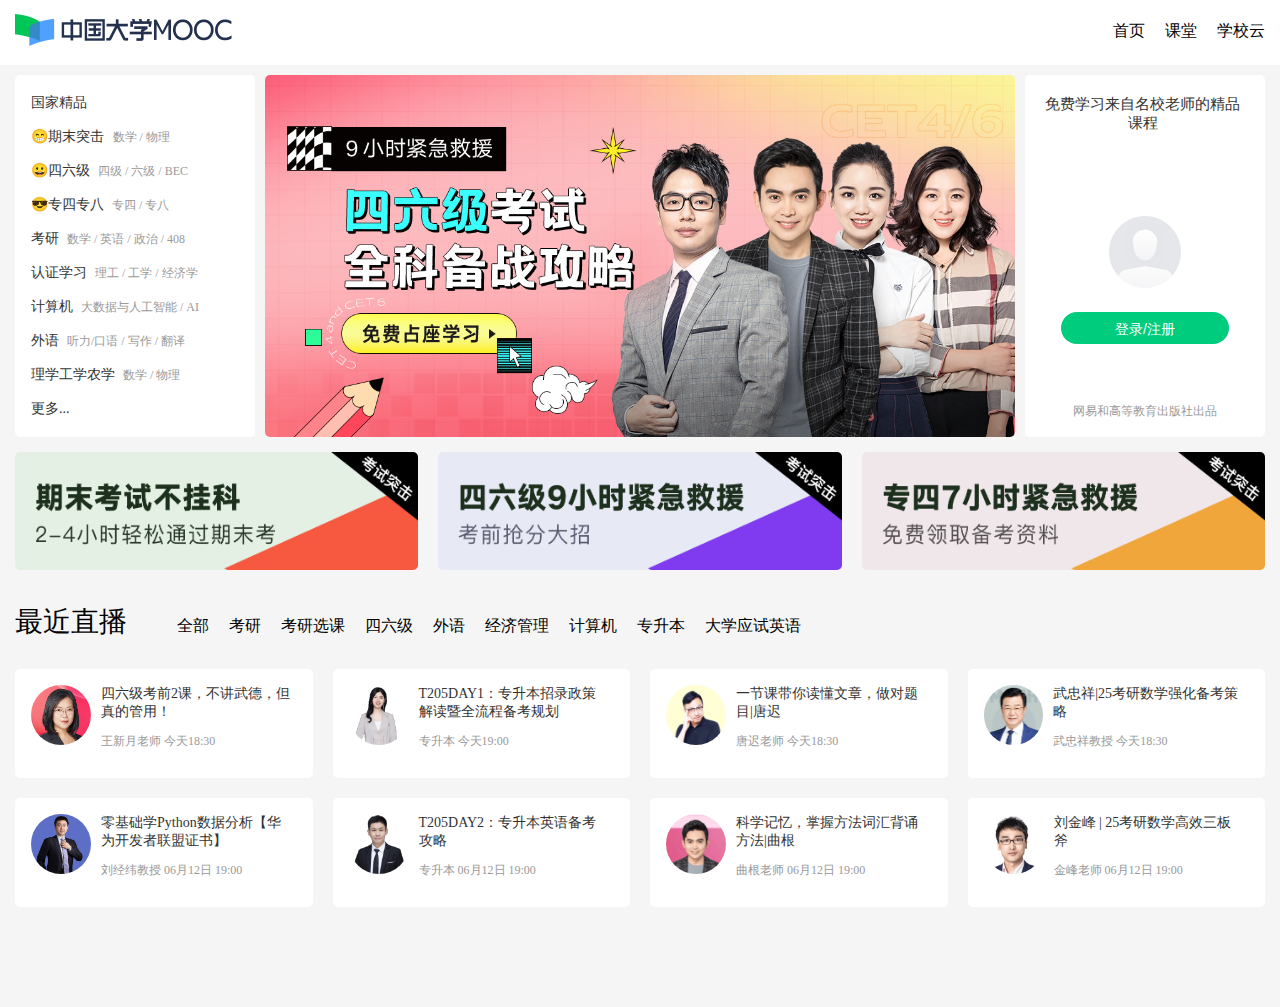
<file: index.html>
<!DOCTYPE html>
<html lang="en">
<head>
    <meta charset="UTF-8">
    <meta name="viewport" content="width=
    , initial-scale=1.0">
    <title>首页</title>
    <link rel="stylesheet" href="./style/style.css">
    <link rel="stylesheet" href="./style/index.css">
</head>
<body>
    <div class="container">
        <header >
            <nav class="main-width">
                <div>
                    <a href="">
                        <img src="./images/index/logo.png" alt="" height="32px">
                    </a>
                </div>
                <ul>
                    <li><a href="./index.html">首页</a></li>
                    <li><a href="./class.html">课堂</a></li>
                    <li><a href="./school.html">学校云</a></li>
                </ul>
            </nav>
        </header>
        <main class="main-width" >
            <div class="banner">
                <div class="card flex-1">
                    <p class="card-title">国家精品</p>
                    <div class="card-content">
                        <p>
                            <span class="card-title">😁期末突击 </span>
                            <span><a href="">数学</a></span>
                            <span>/</span>
                            <span><a href="">物理</a></span>
                           
                        </p>
                        <p>
                            <span class="card-title">😀四六级</span>
                            <span><a href="">四级</a></span>
                            <span>/</span>
                            <span><a href="">六级</a></span>
                            <span>/</span>
                            <span><a href="">BEC</a></span>
                        </p>
                        <p>
                            <span class="card-title">😎专四专八</span>
                            <span><a href="">专四</a></span>
                            <span>/</span>
                            <span><a href="">专八</a></span>
                        </p>
                        <p>
                            <span class="card-title">考研</span>
                            <span><a href="">数学</a></span>
                            <span>/</span>
                            <span><a href="">英语</a></span>
                            <span>/</span>
                            <span><a href="">政治</a></span>
                            <span>/</span>
                            <span><a href="">408</a></span>
                        </p>
                        <p>
                            <span class="card-title">认证学习</span>
                            <span><a href="">理工</a></span>
                            <span>/</span>
                            <span><a href="">工学</a></span>
                            <span>/</span>
                            <span><a href="">经济学</a></span>
                        </p>
                        <p>
                            <span class="card-title">计算机</span>
                            <span><a href="">大数据与人工智能</a></span>
                            <span>/</span>
                            <span><a href="">AI</a></span>
                        </p>
                        <p>
                            <span class="card-title">外语</span>
                            <span><a href="">听力/口语</a></span>
                            <span>/</span>
                            <span><a href="">写作</a></span>
                            <span>/</span>
                            <span><a href="">翻译</a></span>
                        </p>
                        <p>
                            <span class="card-title">理学工学农学</span>
                            <span><a href="">数学</a></span>
                            <span>/</span>
                            <span><a href="">物理</a></span>
                        </p>
                        <p>
                            <span class="card-title">更多...</span>
                           
                        </p>
                    </div>
                </div>
                <div class="carousel-img">
                    <img src="./images/index/carousel1.png" alt=""  >
                </div>
                <div class="card card-right flex-1">
                    <p class="card-title text-center" style="font-size: 15px;">免费学习来自名校老师的精品课程</p>
                    <div class="text-center">
                        <img src="./images/index/avatar.png" alt="" style="padding: 20px 0;">
                        <button class="green-button">登录/注册</button>
                    </div>
                    <p>网易和高等教育出版社出品</p>
                </div>
            </div>
            <div class="tuji">
                <div class="flex-1">
                    <img src="./images/index/tuji1.png" alt="" height="100%" width="100%">
                </div>
                <div class="flex-1">
                    <img src="./images/index/tuji2.png" alt="" height="100%" width="100%">
                </div>
                <div class="flex-1">
                    <img src="./images/index/tuji3.png" alt="" height="100%" width="100%">
                </div>
            </div>
            <div class="broadcast">
                <div class="broadcast-top">
                    <p class="broadcast-title">最近直播</p>
                    <div class="broadcast-list">
                        <p><a href="">全部</a></p>
                        <p><a href="">考研</a></p>
                        <p><a href="">考研选课</a></p>
                        <p><a href="">四六级</a></p>
                        <p><a href="">外语</a></p>
                        <p><a href="">经济管理</a></p>
                        <p><a href="">计算机</a></p>
                        <p><a href="">专升本</a></p>
                        <p><a href="">大学应试英语</a></p>
                    </div>
                </div>
                <div class="broadcast-bottom">
                    <div class="card broadcast-item" >
                        <img src="./images/index/avatar1.png" alt="" class="avatar">
                        <div>
                            <div  class="card-title">四六级考前2课，不讲武德，但真的管用！</div>
                            <p>
                                <span>王新月老师</span>
                                <span>今天18:30</span>
                            </p>
                        </div>
                    </div>
                    <div class="card broadcast-item">
                        <img src="./images/index/avatar2.png" alt="" class="avatar">
                        <div>
                            <div class="card-title">T205DAY1：专升本招录政策解读暨全流程备考规划</div>
                            <p>
                                <span>专升本</span>
                                <span>今天19:00</span>
                            </p>
                        </div>
                    </div>
                    <div class="card broadcast-item">
                        <img src="./images/index/avatar3.png" alt="" class="avatar">
                        <div>
                            <div class="card-title">一节课带你读懂文章，做对题目|唐迟</div>
                            <p>
                                <span>唐迟老师</span>
                                <span>今天18:30</span>
                            </p>
                        </div>
                    </div>
                    <div class="card broadcast-item">
                        <img src="./images/index/avatar4.png" alt="" class="avatar">
                        <div>
                            <div class="card-title">武忠祥|25考研数学强化备考策略</div>
                            <p>
                                <span>武忠祥教授</span>
                                <span>今天18:30</span>
                            </p>
                        </div>
                    </div>
                    <div class="card broadcast-item">
                        <img src="./images/index/avatar5.png" alt="" class="avatar">
                        <div>
                            <div class="card-title">零基础学Python数据分析【华为开发者联盟证书】</div>
                            <p>
                                <span>刘经纬教授</span>
                                <span>06月12日 19:00</span>
                            </p>
                        </div>
                    </div>
                    <div class="card broadcast-item">
                        <img src="./images/index/avatar6.png" alt="" class="avatar">
                        <div>
                            <div class="card-title">T205DAY2：专升本英语备考攻略</div>
                            <p>
                                <span>专升本</span>
                                <span>06月12日 19:00</span>
                            </p>
                        </div>
                    </div>
                    <div class="card broadcast-item">
                        <img src="./images/index/avatar7.png" alt="" class="avatar">
                        <div>
                            <div class="card-title">科学记忆，掌握方法词汇背诵方法|曲根</div>
                            <p>
                                <span>曲根老师</span>
                                <span>06月12日 19:00</span>
                            </p>
                        </div>
                    </div>
                    <div class="card broadcast-item">
                        <img src="./images/index/avatar8.png" alt="" class="avatar">
                        <div>
                            <div class="card-title">刘金峰 | 25考研数学高效三板斧</div>
                            <p>
                                <span>金峰老师</span>
                                <span>06月12日 19:00</span>
                            </p>
                        </div>
                    </div>
                </div>
            </div>
        </main>
        <footer style="height: 100px;"></footer>
    </div>
</body>
</html>
</file>
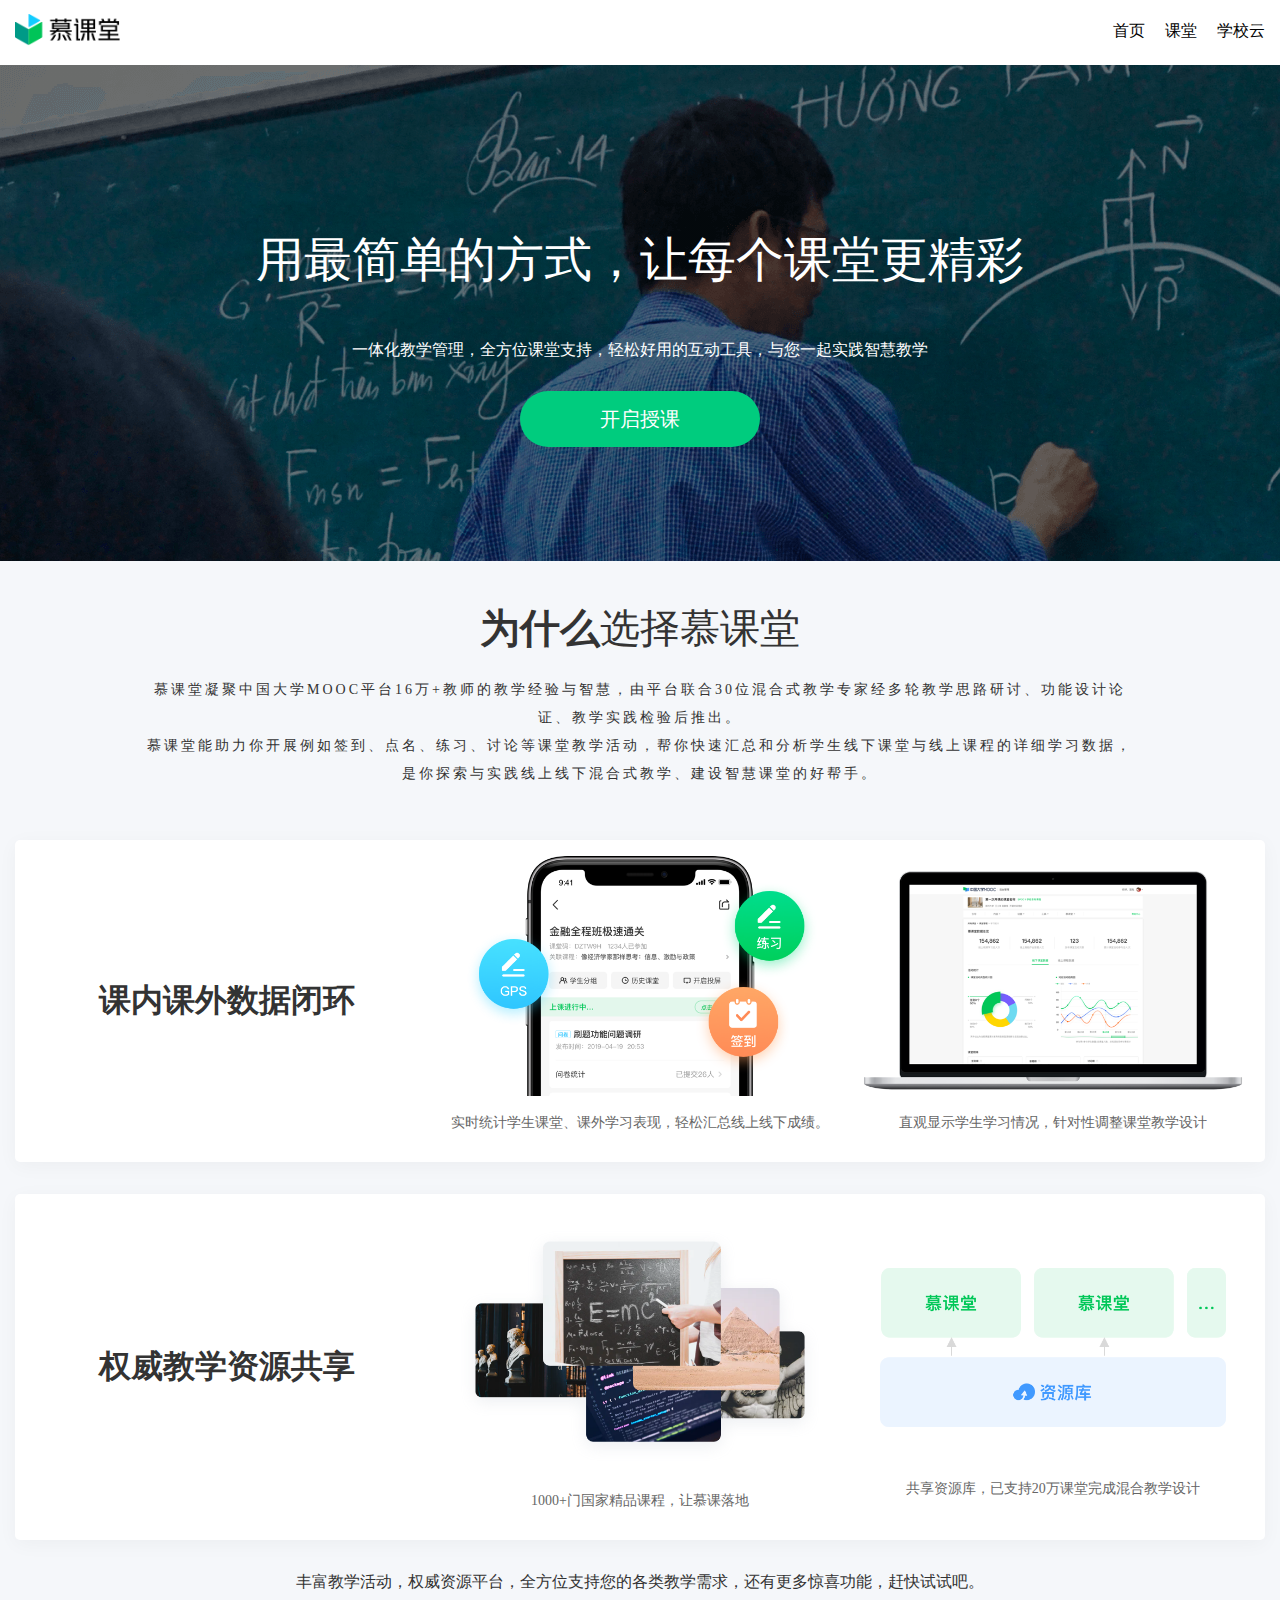
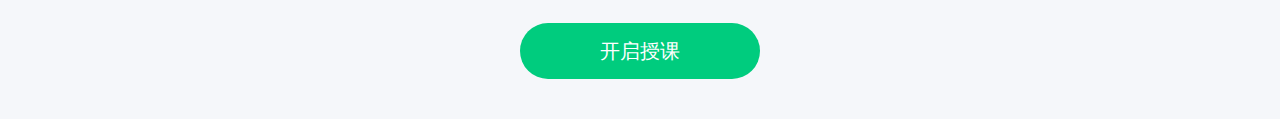
<file: class.html>
<!DOCTYPE html>
<html lang="en">
<head>
    <meta charset="UTF-8">
    <meta name="viewport" content="width=device-width, initial-scale=1.0">
    <title>课堂</title>
    <link rel="stylesheet" href="./style/style.css">
    <link rel="stylesheet" href="./style/class.css">
</head>
<body>
    <header>
        <nav class="main-width">
            <div>
                <a href="">
                    <img src="./images/class/logo.png" alt="" height="32px">
                </a>
            </div>
            <ul>
                <li><a href="./index.html">首页</a></li>
                <li><a href="./class.html">课堂</a></li>
                <li><a href="./school.html">学校云</a></li>
            </ul>
        </nav>
    </header>
    <div class="banner" >
        <div class="banner-img">
            <div class="banner-content">
                <p class="banner-title">用最简单的方式，让每个课堂更精彩</p>
                <p>一体化教学管理，全方位课堂支持，轻松好用的互动工具，与您一起实践智慧教学</p>
                <div class="button">开启授课</div>
            </div>
        </div>
    </div>
    <main>
        <div class="why ">
            <div class="main-width">
                <div class="why-title"><span style="font-weight: 600;">为什么</span>选择慕课堂</div>
                <article>
                    慕课堂凝聚中国大学MOOC平台16万+教师的教学经验与智慧，由平台联合30位混合式教学专家经多轮教学思路研讨、功能设计论证、教学实践检验后推出。
                    <br>
                    慕课堂能助力你开展例如签到、点名、练习、讨论等课堂教学活动，帮你快速汇总和分析学生线下课堂与线上课程的详细学习数据，是你探索与实践线上线下混合式教学、建设智慧课堂的好帮手。
                </article>
                <div>
                    <div class="why-item">
                        <div class="flex-1">
                            <h1>课内课外数据闭环</h1>
                        </div>
                        <div class="flex-1">
                            <img src="./images/class/k1.png" alt="" width="100%">
                            <p class="sub-title">实时统计学生课堂、课外学习表现，轻松汇总线上线下成绩。</p>
                        </div>
                        <div class="flex-1">
                            <img src="./images/class/k2.png" alt="" width="100%">
                            <p class="sub-title">直观显示学生学习情况，针对性调整课堂教学设计</p>
                        </div>
                    </div>
                    <div class="why-item">
                        <div class="flex-1">
                            <h1>权威教学资源共享</h1>
                        </div>
                        <div class="flex-1">
                            <img src="./images/class/q1.png" alt="" width="100%">
                            <p class="sub-title">1000+门国家精品课程，让慕课落地</p>
                        </div>
                        <div class="flex-1">
                            <img src="./images/class/q2.png" alt="" width="100%">
                            <p class="sub-title">共享资源库，已支持20万课堂完成混合教学设计</p>
                        </div>
                    </div>
                    <p>丰富教学活动，权威资源平台，全方位支持您的各类教学需求，还有更多惊喜功能，赶快试试吧。</p>
                    <div class="button">开启授课</div>
                </div>
            </div>
        </div>
    </main>
</body>
</html>
</file>
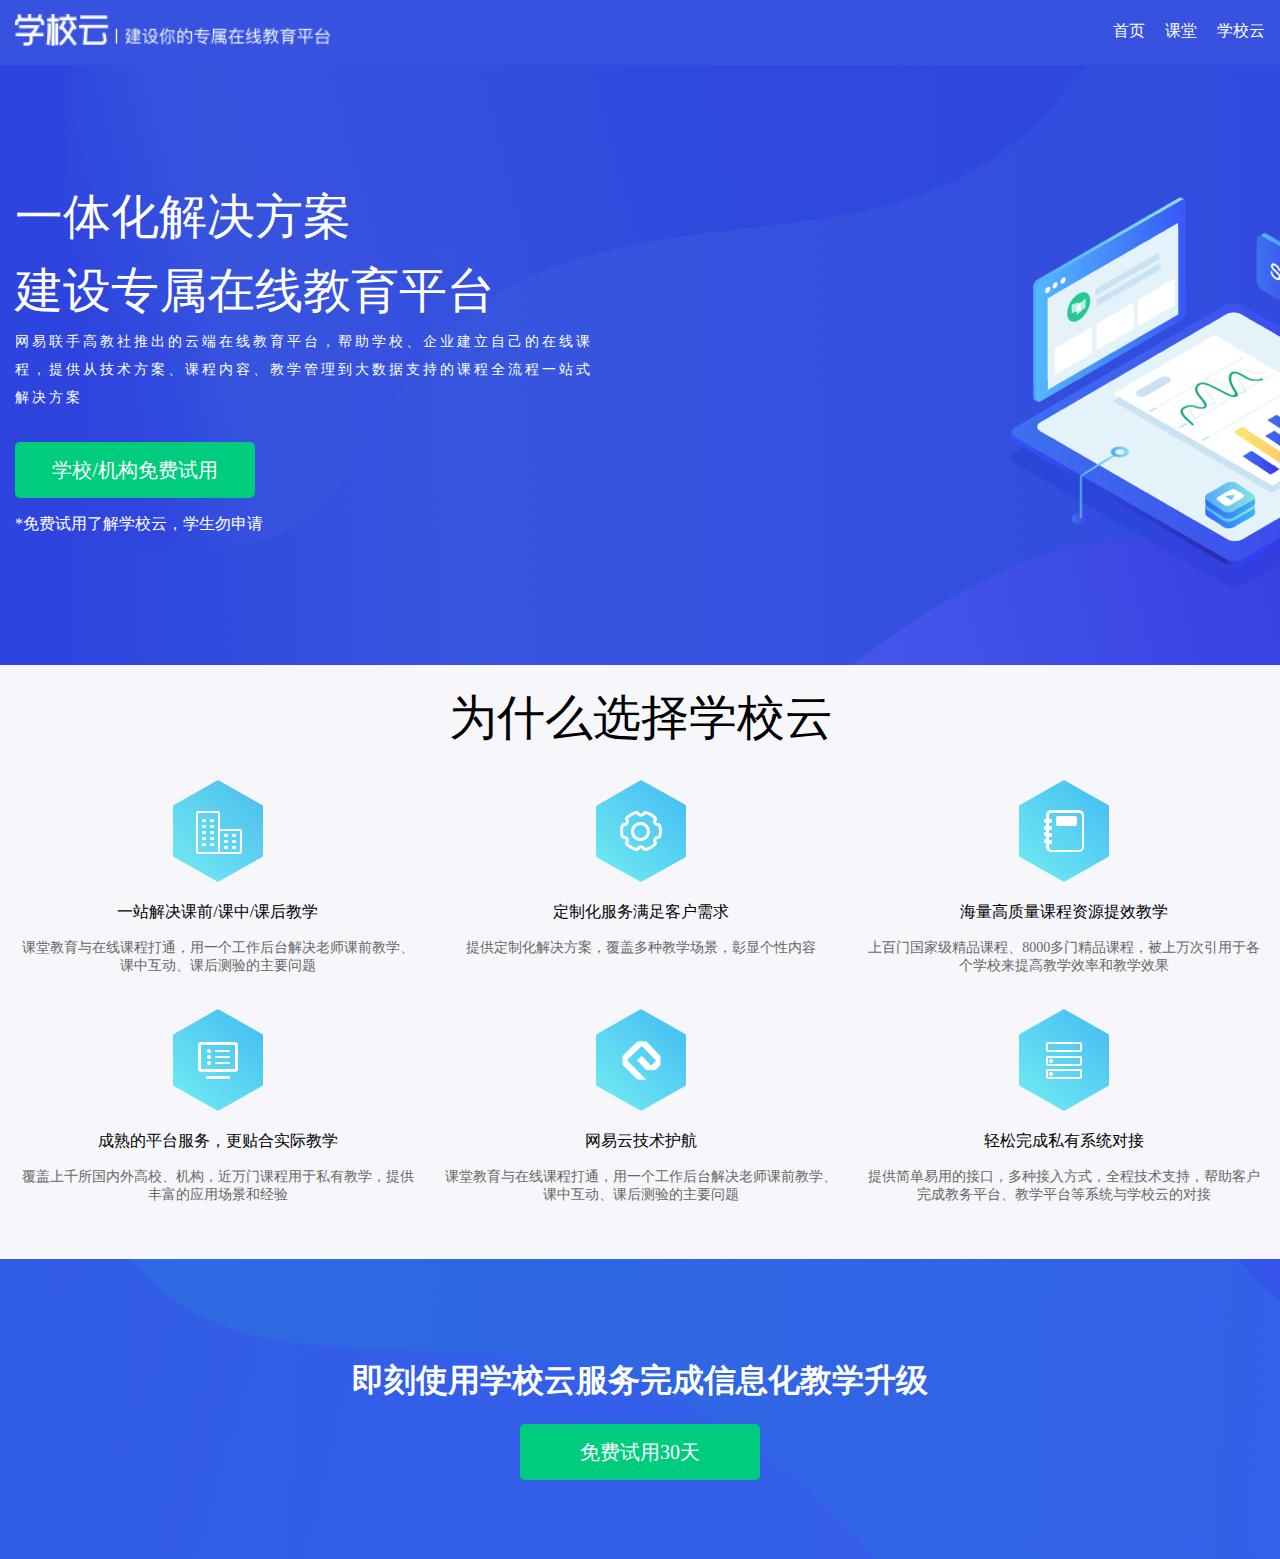
<file: school.html>
<!DOCTYPE html>
<html lang="en">
<head>
    <meta charset="UTF-8">
    <meta name="viewport" content="width=device-width, initial-scale=1.0">
    <title>Document</title>
    <link rel="stylesheet" href="./style/style.css">
    <link rel="stylesheet" href="./style/school.css">
</head>
<body>
    <header style="background-color: #3652DE;color: #fff;">
        <nav class="main-width">
            <div>
                <a href="">
                    <img src="./images/school/logo.png" alt="" height="32px">
                </a>
            </div>
            <ul>
                <li><a href="./index.html">首页</a></li>
                <li><a href="./class.html">课堂</a></li>
                <li><a href="./school.html">学校云</a></li>
            </ul>
        </nav>
    </header>
    <div class="banner">
        <div class="wrapper">
            <div class="banner-content">
                <div class="main-width">
                    <div class="banner-title">一体化解决方案</div>
                    <div class="banner-title">建设专属在线教育平台</div>
                    <article    style="width: 580px;">
                        网易联手高教社推出的云端在线教育平台，帮助学校、企业建立自己的在线课程，提供从技术方案、课程内容、教学管理到大数据支持的课程全流程一站式解决方案
                    </article>
                    <div class="button">学校/机构免费试用</div>
                    <p>*免费试用了解学校云，学生勿申请</p>
                </div>
            </div>
        </div>
    </div>
    <div class="cloud">
        <div class="main-width">
            <div class="banner-title">为什么选择学校云</div>
            <div class="cloud-grid" style="padding: 25px 0;">
                <div class="cloud-item">
                    <img src="./images/school/icon1.png" alt="">
                    <p>一站解决课前/课中/课后教学</p>
                    <p class="sub-title">课堂教育与在线课程打通，用一个工作后台解决老师课前教学、课中互动、课后测验的主要问题</p>
                </div>
                <div class="cloud-item">
                    <img src="./images/school/icon2.png" alt="">
                    <p>定制化服务满足客户需求</p>
                    <p class="sub-title">提供定制化解决方案，覆盖多种教学场景，彰显个性内容</p>
                </div>
                <div class="cloud-item">
                    <img src="./images/school/icon3.png" alt="">
                    <p>海量高质量课程资源提效教学</p>
                    <p class="sub-title">上百门国家级精品课程、8000多门精品课程，被上万次引用于各个学校来提高教学效率和教学效果</p>
                </div>
                <div class="cloud-item">
                    <img src="./images/school/icon4.png" alt="">
                    <p>成熟的平台服务，更贴合实际教学</p>
                    <p class="sub-title">覆盖上千所国内外高校、机构，近万门课程用于私有教学，提供丰富的应用场景和经验</p>
                </div>
                <div class="cloud-item">
                    <img src="./images/school/icon5.png" alt="">
                    <p>网易云技术护航</p>
                    <p class="sub-title">课堂教育与在线课程打通，用一个工作后台解决老师课前教学、课中互动、课后测验的主要问题</p>
                </div>
                <div class="cloud-item">
                    <img src="./images/school/icon6.png" alt="">
                    <p>轻松完成私有系统对接</p>
                    <p class="sub-title">提供简单易用的接口，多种接入方式，全程技术支持，帮助客户完成教务平台、教学平台等系统与学校云的对接</p>
                </div>
            </div>
        </div>
    </div>
    <div class="jike">
        <div>
            <h1>即刻使用学校云服务完成信息化教学升级</h1>
            <div class="button" style="margin: 0 auto;">免费试用30天</div>
        </div>
    </div>
</body>
</html>
</file>
<file: style/style.css>
body {
    margin: 0;
    padding: 0;
}

.flex-1 {
    flex: 1;
}

a {
    text-decoration: none;
    color: inherit;
}
a:hover {
    transition: .3s;
    text-decoration: underline;
    color: #FA7584;
}
.main-width {
    width: 1250px;
    margin: 0 auto;
}

header {
   
    height: 55px;
    padding: 5px 0;
    background-color: #fff;
}

.container {
    background-color: #F5F5F5;
}

nav {
    display: flex;
    justify-content: space-between;
    align-items: center;
}

nav ul {
    list-style-type: none;
    display: flex;
    gap: 20px;
}
</file>
<file: style/index.css>
.card{
    background-color: #fff;
    font-size: 12px;
    border-radius: 5px;
    color: #999; 
    padding:5px 1rem;
}
.card-title{
    color: #333;
    margin-right: 5px;
    font-size: 14px;
   
}
.text-center{
    text-align: center;
}
.card-content>p{
    padding: 2px 0;
}

.card-right{
    display: flex;
    flex-direction: column;
    justify-content: space-between;
    align-items: center;
}
.banner{
    display: flex;
    gap: 10px;
    padding: 10px 0;
}
.carousel-img>img{
    width: 750px;
    object-fit: cover;
    height: 100%;
    border-radius: 5px;
}
.green-button{
    width: 168px;
    height: 32px;
    border-radius: 18px;
    line-height: 32px;
    font-size: 14px;
    text-align: center;
    color: #fff;
    background-color: #00cc7e;
    outline: none;
    cursor: pointer;
    border: 0;
}
.tuji{
    display: flex;
    justify-content: space-between;
    align-content: center;
    gap: 20px;
    padding: 5px 0;
}
.tuji img{
    border-radius: 5px;
}
.broadcast-title{
    font-size: 28px;
    padding-right:50px;
}
.broadcast-list{
    display: flex;
    gap: 20px;
}
.broadcast-top{
    display: flex;
    justify-content: start;
    align-items:baseline;
}
.avatar{
    width: 60px;
    height: 60px;
    border-radius: 50%;
}
.broadcast-bottom{
    gap: 20px;
    display: grid;
    grid-template-columns: repeat(4,1fr);
}
.broadcast-item{
    display: flex;
    padding: 1rem;
    gap: 10px;
}
</file>
<file: style/class.css>
.banner-img{
    width: 100%;
    height: 496px;
    position: relative;
    top: auto;
    display: flex;
    justify-content: center;
    align-items: center;
    background: linear-gradient(rgba(0, 0, 0, .5), rgba(0, 0, 0, .5)), url('../images/class/banner.png') no-repeat;
    text-align: center;
}
.banner-content{
    position: absolute;
    color: #fff;
   
}
.banner-title{
    font-size: 3rem;
}
.button{
    width: 240px;
    height: 56px;
    line-height: 56px;
    border-radius: 32px;
    margin: 0 auto;
    background-color: #00cc7e;
    font-size: 20px;
    margin-top: 30px;
    color: #fff;
}
.why{
    text-align: center;
    background-color: #f5f7fa;
    color: #333;
    padding: 40px 0;
}
.why-title{
    font-size: 2.5rem;
}
.why article{
    padding: 20px;
    line-height: 2em;
    font-size: 14px;
    font-weight: 300;
    width: 1000px;
    margin: 0 auto;
    letter-spacing: 3px;
}
.why-item{
    border-radius: 5px;
    box-shadow: 0 4px 20px 0 rgba(0, 0, 0, .04);
    padding: 1rem;
    display: flex;
    background-color: #fff;
    align-items: center;
    margin: 2rem 0;
    gap: 20px;
}
.why-item .sub-title{
    font-size: 14px;
    color: #666;
}
</file>
<file: style/school.css>
.wrapper{
    position: absolute;
    background: url('../images/school/banner.png');
    width: 100%;
    height: 600px;
}
.banner{
    height: 600px;
}
.banner-content{
    color: #fff;
    margin: auto 0;
    display: flex;
    height: 100%;
    flex-direction: column;
    align-items: center;
    justify-content: center;
}
    .banner-title {
            font-size: 3rem;
            padding: 5px 0;
        }
        article{
          
                line-height: 2em;
                font-size: 14px;
                font-weight: 300;
                width: 1000px;
               
                letter-spacing: 3px;
        }
.button {
    width: 240px;
    height: 56px;
    line-height: 56px;
    border-radius: 5px;
    text-align: center;
    background-color: #00cc7e;
    font-size: 20px;
    margin-top: 30px;
    color: #fff;
}
.cloud{
    padding: 1rem;
    text-align: center;
    background-color: #F7F6FB;
}
.cloud-grid{
    gap: 20px;
    display: grid;
    grid-template-columns: repeat(3,1fr);
}
.sub-title{
    font-size: 14px;
        color: #666;
}
.jike{
    display: flex;
    justify-content: center;
    align-items: center;
    position: absolute;
    background:url('../images//school/3e747f6822dd4d48a6b4bf4b47c46ee5.png');
    width: 100%;
    height: 300px;
    color: #fff;
}
</file>
